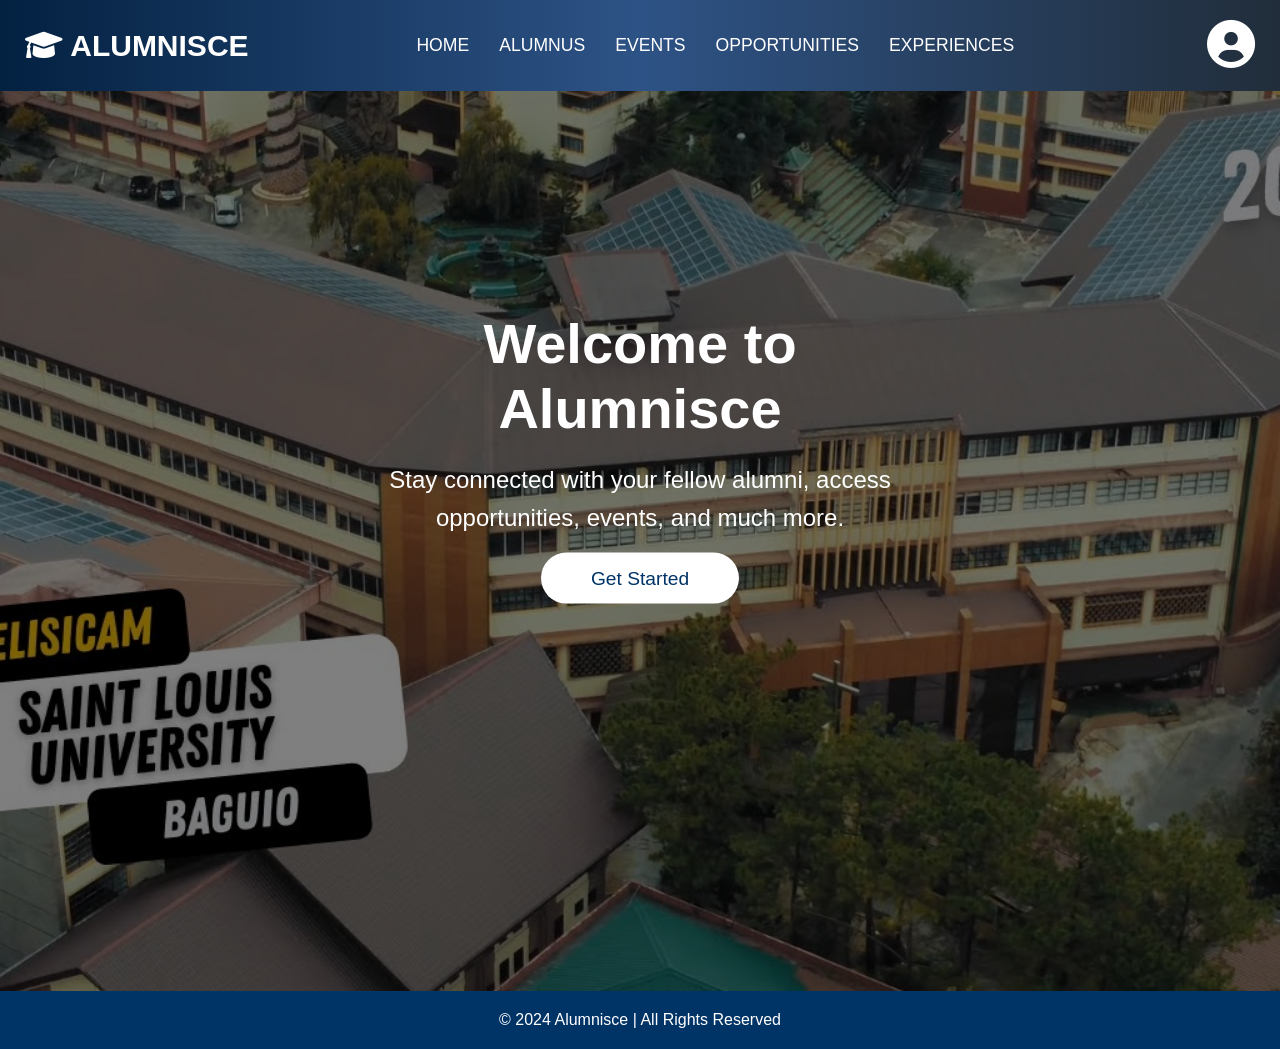
<file: index.html>
<!-- Author: Mark Emarson Ayap-->
<!DOCTYPE html>
<html lang="en">
<head>
    <meta charset="UTF-8">
    <meta name="viewport" content="width=device-width, initial-scale=1.0">
    <title>Alumnisce - Social Media for Alumni</title>
    <link rel="stylesheet" href="alumni/css/landing.css">
    <link rel="stylesheet" href="https://cdnjs.cloudflare.com/ajax/libs/font-awesome/6.0.0-beta3/css/all.min.css">
</head>
<body>

    <!-- Navbar -->
    <header>
        <nav class="navbar">
            <div class="brand-logo">
                <i class="fas fa-graduation-cap"></i> ALUMNISCE
            </div>
            <ul class="nav-links">
                <li><a href="alumni/html/register.html">HOME</a></li>
                <li><a href="alumni/html/register.html">ALUMNUS</a></li>
                <li><a href="alumni/html/register.html">EVENTS</a></li>
                <li><a href="alumni/html/register.html">OPPORTUNITIES</a></li>
                <li><a href="alumni/html/register.html">EXPERIENCES</a></li>
            </ul>
            <div class="search-profile">
                <div class="profile-icon-container">
                    <a href="alumni/html/register.html" class="profile-icon" title="Profile"><i class="fas fa-user-circle"></i></a>
                </div>
            </div>
        </nav>
    </header>

    <!-- Landing Section with Image Slider -->
    <section class="landing">
        <div class="overlay"></div>
        <!-- Slider container -->
        <div class="slider-container">
            <div class="slides">
                <img src="alumni/img/slide1.jpg" class="slide" alt="Slide 1">
                <img src="alumni/img/slide2.jpg" class="slide" alt="Slide 2">
                <img src="alumni/img/slide3.jpg" class="slide" alt="Slide 3">
            </div>
            <!-- Navigation dots -->
            <div class="dots">
                <span class="dot" onclick="currentSlide(1)"></span>
                <span class="dot" onclick="currentSlide(2)"></span>
                <span class="dot" onclick="currentSlide(3)"></span>
            </div>
        </div>

        <div class="landing-content">
            <h1>Welcome to Alumnisce</h1>
            <p>Stay connected with your fellow alumni, access opportunities, events, and much more.</p>
            <a href="alumni/html/register.html" class="get-started-btn">Get Started</a>
        </div>
    </section>

    <!-- Footer -->
    <footer>
        <div class="footer-container">
            <p>&copy; 2024 Alumnisce | All Rights Reserved</p>
        </div>
    </footer>

    <!-- JavaScript for slider -->
    <script src="alumni/js/slider.js"></script>

</body>
</html>
</file>
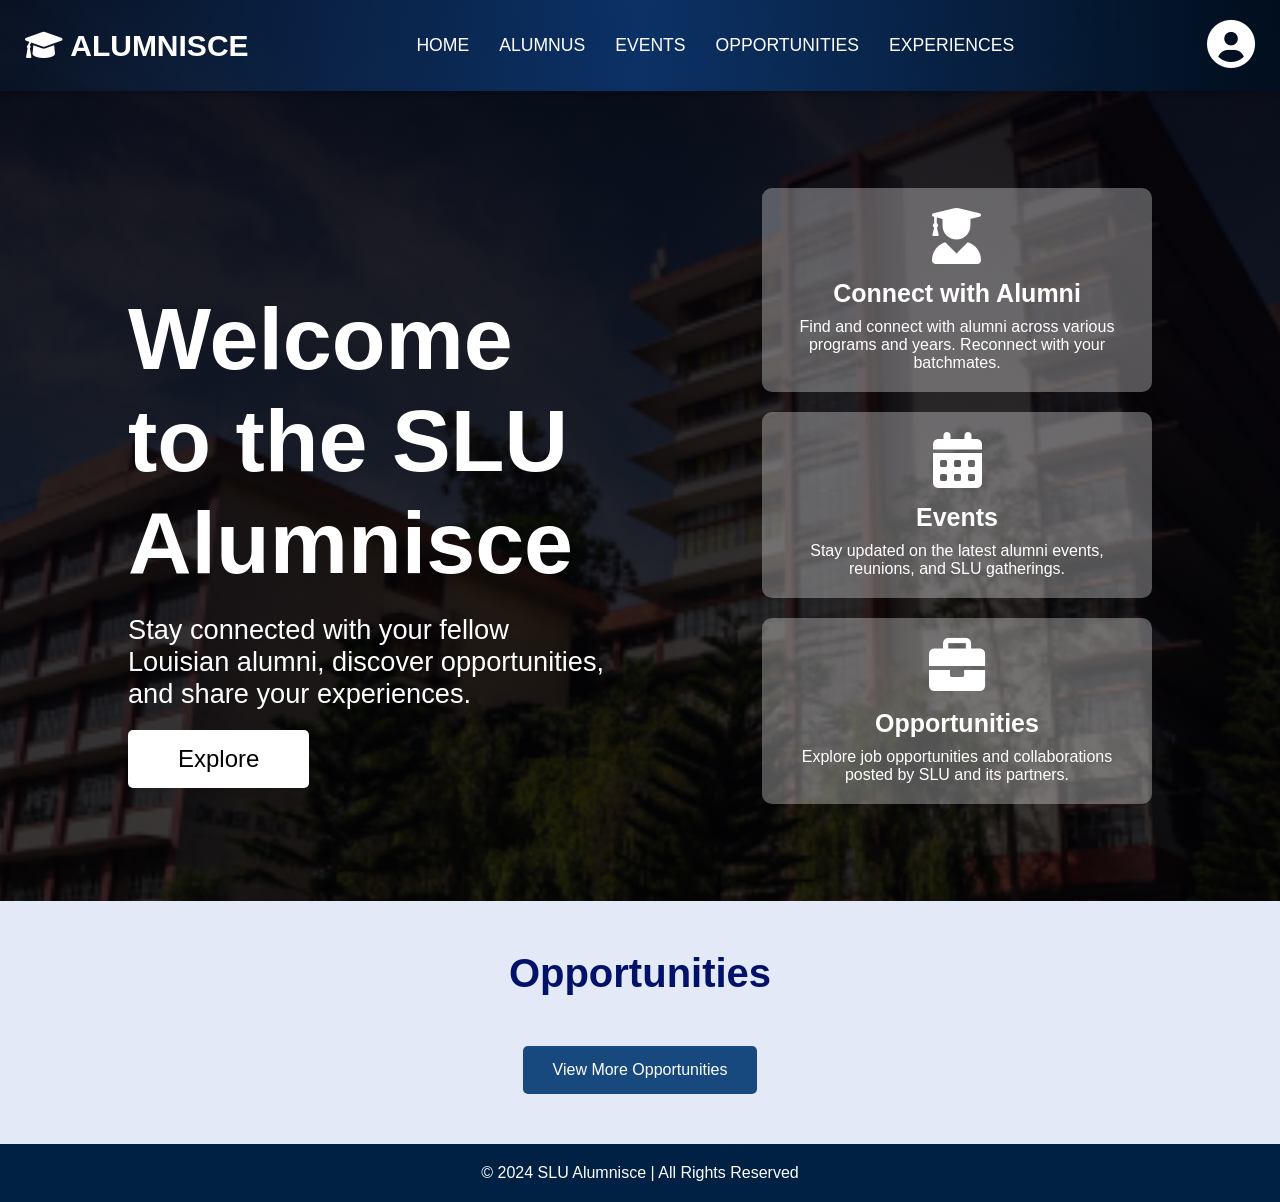
<file: alumni/html/homepage.html>
<!-- Author: Ma. Angela Shane Usi-->

<!DOCTYPE html>
<html lang="en">
<head>
    <meta charset="UTF-8">
    <meta name="viewport" content="width=device-width, initial-scale=1.0">
    <title>Alumnisce</title>
    <link rel="stylesheet" href="../css/homepage.css">
    <link rel="stylesheet" href="https://cdnjs.cloudflare.com/ajax/libs/font-awesome/6.0.0-beta3/css/all.min.css">
</head>
<body>
    <!-- Navbar -->
    <header>
        <nav class="navbar">
            <div class="brand-logo">
                <i class="fas fa-graduation-cap"></i> ALUMNISCE
            </div>
            <ul class="nav-links">
                <li><a href="../html/homepage.html">HOME</a></li>
                <li><a href="../html/alumni.html">ALUMNUS</a></li>
                <li><a href="../html/events.html">EVENTS</a></li>
                <li><a href="../html/opportunities.html">OPPORTUNITIES</a></li>
                <li><a href="../html/experiences.html">EXPERIENCES</a></li>
            </ul>
            <div class="search-profile">
                <div class="profile-icon-container">
                    <a href="../html/profile.html" class="profile-icon" title="Profile"><i class="fas fa-user-circle"></i></a>
                    <div class="dropdown-content">
                        <a href="../html/profile.html">View Profile</a>
                        <a href="#" id="logout-link">Logout</a>
                    </div>
                </div>
            </div>
        </nav>
    </header>

    <!-- Main Section -->
    <section class="main-section" id="main">
        <div class="welcome-container">
            <div class="welcome-text">
                <h1>Welcome to the SLU Alumnisce</h1>
                <p>Stay connected with your fellow Louisian alumni, discover opportunities, and share your experiences.</p>
                <a href="#opportunities" class="explore-btn">Explore</a>
            </div>
            <div class="features-container">
                <div class="features">
                    <div class="feature">
                        <i class="fas fa-user-graduate"></i>
                        <h3>Connect with Alumni</h3>
                        <p>Find and connect with alumni across various programs and years. Reconnect with your batchmates.</p>
                    </div>
                    <div class="feature">
                        <i class="fas fa-calendar-alt"></i>
                        <h3>Events</h3>
                        <p>Stay updated on the latest alumni events, reunions, and SLU gatherings.</p>
                    </div>
                    <div class="feature">
                        <i class="fas fa-briefcase"></i>
                        <h3>Opportunities</h3>
                        <p>Explore job opportunities and collaborations posted by SLU and its partners.</p>
                    </div>
                </div>
            </div>
        </div>
    </section>

    <!-- Opportunities Section -->
    <section class="opportunities-section" id="opportunities">
        <h2>Opportunities</h2>
        <div class="opportunities-grid" id="opportunities-grid">
            <!-- Opportunities will be dynamically inserted here -->
        </div>
        
        <!-- View More Button -->   
        <div class="view-more-container">
            <a href="../html/opportunities.html" class="view-more-btn">View More Opportunities</a>
        </div>
    </section>

    <!-- Footer -->
    <footer>
        <p>&copy; 2024 SLU Alumnisce | All Rights Reserved</p>
    </footer>

<script src="../js/homepage.js"></script>
</body>
</html>
</file>
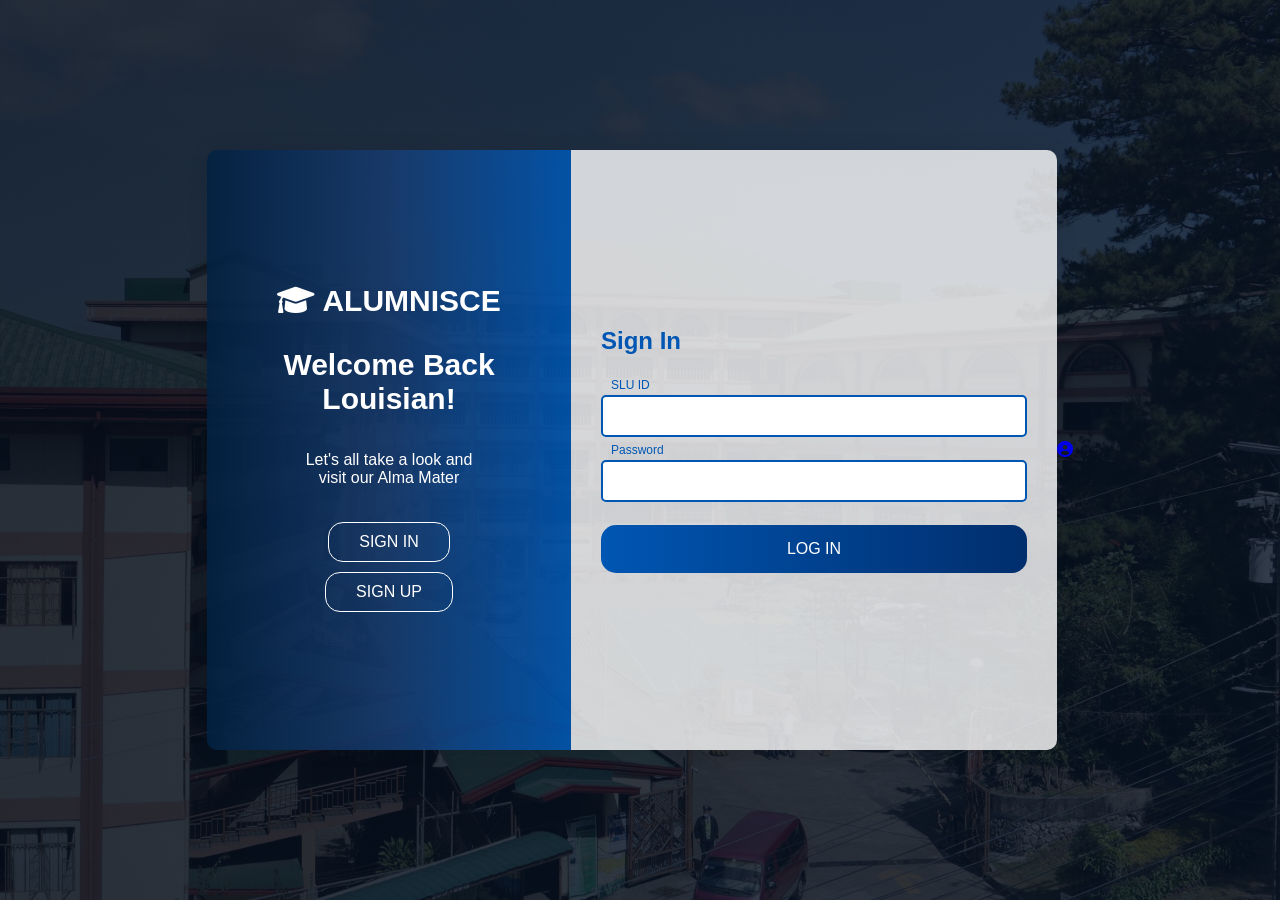
<file: alumni/html/register.html>
<!-- Author: Ma. Angela Shane Usi-->
<!-- Edited By: Alyssa Mari F. Albarda -->
<!DOCTYPE html>
<html lang="en">
<head>
    <meta charset="UTF-8">
    <meta name="viewport" content="width=device-width, initial-scale=1.0">
    <title>Alumnisce</title>
    <link rel="stylesheet" href="https://cdnjs.cloudflare.com/ajax/libs/font-awesome/6.0.0-beta3/css/all.min.css">
    <link rel="stylesheet" href="../css/styles.css">
</head>
<body>
    <div class="container">
        <div class="left-box">
            <div class="brand-logo">
                <i class="fas fa-graduation-cap"></i> ALUMNISCE
            </div>
            <h1>Welcome Back Louisian!</h1>
            <p>Let's all take a look and visit our Alma Mater</p>
            <button id="toggle-btn" class="sign-in-btn" onclick="toggleForm('login')">SIGN IN</button>
            <button id="signup-btn" class="sign-up-btn" onclick="toggleForm('signup')">SIGN UP</button>
        </div>
        <div class="right-box">
            <div id="signup-form-container" class="form-container">
                <h2>Create Account</h2>
                <form id="signup-form" onsubmit="return handleSignup(event)">
                    <div class="input-row">
                        <div class="input-group">
                            <input type="text" id="first-name" required>
                            <label for="first-name">First Name</label>
                        </div>
                        <div class="input-group">
                            <input type="text" id="last-name" required>
                            <label for="last-name">Last Name</label>
                        </div>
                    </div>
                    <div class="input-group">
                        <input type="text" id="slu-id" required>
                        <label for="slu-id">SLU ID Number</label>
                    </div>
                    <div class="input-group">
                        <input type="email" id="signup-email" required>
                        <label for="signup-email">Email</label>
                    </div>
                    <div class="input-group">
                        <input type="password" id="signup-password" required>
                        <label for="signup-password">Password</label>
                    </div>
                    <div class="input-group">
                        <input type="password" id="confirm-password" required>
                        <label for="confirm-password">Confirm Password</label>
                    </div>

                    <!-- Data Privacy Considerations -->
                    <div class="privacy-policy">
                        <input type="checkbox" id="privacy-checkbox" />
                        <label for="privacy-checkbox">
                            I agree to the 
                            <a href="#">Privacy Policy</a> and 
                            <a href="#">Terms and Conditions</a>.
                        </label>
                    </div>

                    <button type="submit" class="btn">SIGN UP</button>
                </form>
            </div>
            <div id="login-form-container" class="form-container active">
                <h2>Sign In</h2>
                <form id="login-form" onsubmit="handleLogin(event); return false;">
                    <div class="input-group">
                        <input type="text" id="login-sluid" required>
                        <label for="login-sluid">SLU ID</label>
                    </div>
                    <div class="input-group">
                        <input type="password" id="login-password" required>
                        <label for="login-password">Password</label>
                    </div>
                    <button type="submit" class="btn">LOG IN</button>
                </form>
            </div>
        </div>
    </div>

    <!-- Add profile link to the navbar -->
    <div class="profile-icon-container">
        <a href="../html/SignUp.html" class="profile-icon" title="Profile">
            <i class="fas fa-user-circle"></i>
        </a>
    </div>

    <script src="../js/scripts.js"></script>
</body>
</html>
</file>
<file: alumni/css/landing.css>
/* Global Styling */
* {
    margin: 0;
    padding: 0;
    box-sizing: border-box;
    scroll-behavior: smooth;
}

body {
    font-family: 'Arial', sans-serif;
    background-size: cover;
    background-position: center;
    color: white;
}

/* Navbar Styling */
.navbar {
    position: relative;
    display: flex;
    justify-content: space-between;
    align-items: center;
    background: linear-gradient(to right, #032141, #0c3772dc, #000e1dde);
    padding: 18px 25px; 
    box-shadow: 0px 4px 6px rgba(0, 0, 0, 0.2);
}

.navbar .brand-logo {
    font-size: 30px;
    font-weight: bold;
}

.navbar h1 {
    font-size: 30px;
}

.nav-links {
    list-style: none;
    display: flex;
    gap: 30px; 
}

.nav-links li a {
    text-decoration: none;
    color: white;
    font-size: 1.1rem;
    transition: color 0.5s ease;
}

.nav-links li a:hover {
    color: #ffa632;
}


/* Profile Icon */
.profile-icon-container {
    position: relative;
    margin-left: 25px; /* Added margin for spacing */
}

.profile-icon {
    color: white;
    font-size: 3rem; /* Increased size for visibility */
    cursor: pointer;
}

.dropdown-content {
    display: none;
    position: absolute;
    right: 0;
    background-color: white;
    min-width: 140px;
    box-shadow: 0px 4px 6px rgba(0, 0, 0, 0.2);
    z-index: 1;
}

.profile-icon-container:hover .dropdown-content {
    display: block;
}

.dropdown-content a {
    color: rgb(0, 1, 70);
    padding: 10px 16px;
    text-decoration: none;
    display: block;
}

.dropdown-content a:hover {
    background-color: #0f46df;
    color: #ffffff;
}

/* Slider Styling */
.slider-container {
    position: relative;
    max-width: 100%;
    height: 100vh;
    overflow: hidden;
}

.slides {
    display: flex;
    transition: transform 1s ease-in-out;
}

.slide {
    min-width: 100%;
    height: 100vh;
    object-fit: cover;
    position: relative;
}

/* Dark overlay for the slider */
.slider-container::before {
    content: "";
    position: absolute;
    top: 0;
    left: 0;
    width: 100%;
    height: 100%;
    background-color: rgba(0, 0, 0, 0.5); /* Black overlay with 50% opacity */
    z-index: 1;
}

/* Landing Content (above the darkened images) */
.landing-content {
    position: absolute;
    z-index: 2; /* Higher than the overlay */
    top: 50%;
    left: 50%;
    transform: translate(-50%, -50%);
    text-align: center;
    color: white;
    padding: 40px;
    max-width: 700px;
}

.landing-content h1 {
    font-size: 3.5rem;
    margin-bottom: 20px;
}

.landing-content p {
    font-size: 1.5rem;
    margin-bottom: 30px;
    line-height: 1.6;
}

.get-started-btn {
    padding: 15px 50px;
    background-color: #ffffff;
    color: #003366;
    border-radius: 30px;
    text-decoration: none;
    font-size: 1.2rem;
    transition: background-color 0.3s ease;
}

.get-started-btn:hover {
    background-color: #012586;
    color: #ffffff;
}

/* Footer */
footer {
    background: #003366;
    color: white;
    text-align: center;
    padding: 20px;
}

/* Responsive Styles */
@media (max-width: 768px) {
    .navbar {
        padding: 15px;
    }

    .navbar .brand-logo img {
        height: 40px;
    }

    .nav-links {
        flex-direction: column;
        gap: 15px;
    }

    .landing-content h1 {
        font-size: 3rem;
    }

    .landing-content p {
        font-size: 1.2rem;
    }

    .feature-cards,
    .user-cards {
        flex-direction: column;
        align-items: center;
    }

    .feature-card,
    .user-card {
        max-width: 90%;
    }

    .get-started h2 {
        font-size: 2rem;
    }

    .get-started p {
        font-size: 1rem;
    }
}
</file>
<file: alumni/css/homepage.css>
/* Global Styling */
* {
    margin: 0;
    padding: 0;
    box-sizing: border-box;
    scroll-behavior: smooth;
}

body {
    font-family: 'Arial', sans-serif;
    background-image: linear-gradient(to bottom, rgba(2, 1, 8, 0.897), rgba(0, 0, 0, 0.7)), url('../img/homepagebg.png');
    background-size: cover;
    background-position: center;
    color: white;
}

/* Navbar Styling */
.navbar {
    position: relative;
    display: flex;
    justify-content: space-between;
    align-items: center;
    background: linear-gradient(to right, #0321413d, #0c3772dc, #000e1dde);
    padding: 18px 25px; 
    box-shadow: 0px 4px 6px rgba(0, 0, 0, 0.2);
}

.navbar .brand-logo {
    font-size: 30px;
    font-weight: bold;
}

.navbar h1 {
    font-size: 30px;
}

.nav-links {
    list-style: none;
    display: flex;
    gap: 30px; 
}

.nav-links li a {
    text-decoration: none;
    color: white;
    font-size: 1.1rem;
    transition: color 0.5s ease;
}

.nav-links li a:hover {
    color: #ffa632;
}


/* Profile Icon */
.profile-icon-container {
    position: relative;
    margin-left: 25px; /* Added margin for spacing */
}

.profile-icon {
    color: white;
    font-size: 3rem; /* Increased size for visibility */
    cursor: pointer;
}

.dropdown-content {
    display: none;
    position: absolute;
    right: 0;
    background-color: white;
    min-width: 140px;
    box-shadow: 0px 4px 6px rgba(0, 0, 0, 0.2);
    z-index: 1;
}

.profile-icon-container:hover .dropdown-content {
    display: block;
}

.dropdown-content a {
    color: rgb(0, 1, 70);
    padding: 10px 16px;
    text-decoration: none;
    display: block;
}

.dropdown-content a:hover {
    background-color: #0f46df;
    color: #ffffff;
}

/* Main Section */
.main-section {
    display: flex;
    justify-content: center;
    align-items: center;
    height: 90vh;
}

.welcome-container {
    display: flex;
    justify-content: space-between;
    width: 80%;
}

.welcome-text {
    flex: 1;
    margin-right: 50px;
    margin-top: 100px;
}

.welcome-text h1 {
    font-size: 5.5rem;
    margin-bottom: 20px;
}

.welcome-text p {
    font-size: 1.7rem;
    max-width: 600px;
}

.explore-btn {
    display: inline-block;
    padding: 15px 50px;
    background-color: #ffffff;
    color: black;
    border-radius: 5px;
    text-decoration: none;
    margin-top: 20px;
    transition: background-color 0.3s ease;
    font-size: 1.5rem;
}

.explore-btn:hover {
    background-color: #df8c0f;
}

/* Features Section */
.features-container {
    flex: 1;
    display: flex;
    flex-direction: column;
    align-items: flex-end;
}

.features {
    display: flex;
    flex-direction: column;
    gap: 20px;
}

.feature {
    background-color: rgba(255, 255, 255, 0.315);
    padding: 20px;
    border-radius: 10px;
    text-align: center;
}

.feature i {
    font-size: 3.5rem;
    color: #ffffff;
    margin-bottom: 15px;
}

.feature h3 {
    margin-bottom: 10px;
    font-size: 25px;
}

.feature p {
    max-width: 350px;
}

/* Opportunities Section */
.opportunities-section {
    background-color: rgb(228, 233, 247);
    padding: 50px 30px;
    text-align: center;
}

.opportunities-section h2 {
    font-size: 2.5rem;
    margin-bottom: 20px;
    color: #031269;
    font-weight: bolder;
}

.opportunities-section h3 {
    font-size: 1.5rem;
    margin-bottom: 20px;
    color: #031269;
    font-weight: bolder;
}

.opportunities-section p {
    font-size: 1rem;
    margin-bottom: 20px;
    color: #031269;
}

.opportunities-grid {
    display: grid;
    grid-template-columns: repeat(auto-fit, minmax(300px, 1fr));
    gap: 25px;
    padding: 0 20px;
}

.opportunity-card {
    background-color: #ffffff;
    border: 1px solid #0312697e;
    border-radius: 15px;
    padding: 40px 30px;
    text-align: left;
    box-shadow: 0px 4px 8px rgba(0, 0, 0, 0.1);
    transition: box-shadow 0.3s ease;
}

.opportunity-card:hover {
    box-shadow: 0px 6px 12px rgba(0, 0, 0, 0.15);
}

.apply-btn {
    display: inline-block;
    margin-top: 15px;
    padding: 10px 15px;
    background-color: #17497e;
    color: white;
    text-decoration: none;
    border-radius: 5px;
    transition: background-color 0.3s ease;
}

.apply-btn:hover {
    background-color: #1883f5;
}

/* View More Button */
.view-more-container {
    margin-top: 30px;
}

.view-more-btn {
    display: inline-block;
    padding: 15px 30px;
    background-color: #17497e;
    color: white;
    text-decoration: none;
    border-radius: 5px;
    transition: background-color 0.3s ease;
}

.view-more-btn:hover {
    background-color: #1883f5;
}

/* Footer */
footer {
    background: #012144;
    text-align: center;
    padding: 20px 0;
}
</file>
<file: alumni/css/styles.css>
* {
    margin: 0;
    padding: 0;
    box-sizing: border-box;
    font-family: 'Arial', sans-serif;
}

body {
    display: flex;
    justify-content: center;
    align-items: center;
    height: 100vh;
    overflow: hidden; 
    background: 
        linear-gradient( to right,
            rgba(3, 13, 27, 0.856), 
            rgba(5, 17, 34, 0.795)
        ), url('../img/background.jpg'); 
    background-size: cover;
    background-position: center; 
}

.container {
    position: relative;
    width: 850px;
    height: 600px;
    display: flex;
    box-shadow: 0 0 20px rgba(0, 0, 0, 0.1);
    border-radius: 10px;
    overflow: hidden;
    z-index: 2;
}

.left-box {
    flex: 1;
    background: linear-gradient(to right, #032141e7, #173c70da, #0057b3e0); 
    color: white;
    display: flex;
    flex-direction: column;
    justify-content: center;
    align-items: center;
    padding: 40px;
    text-align: center;
}

.left-box .brand-logo {
    font-size: 30px;
    font-weight: bold;
    margin-bottom: 30px;
}

.left-box h1 {
    font-size: 30px;
    margin-bottom: 15px;
}

.left-box p {
    font-size: 16px;
    margin: 20px 50px;
    margin-bottom: 30px;
}

.sign-in-btn, .sign-up-btn {
    padding: 10px 30px;
    border: 1px solid white;
    background: transparent;
    color: white;
    font-size: 16px;
    border-radius: 15px;
    cursor: pointer;
    transition: background-color 0.3s;
    margin: 5px 0;
}

.sign-in-btn:hover, .sign-up-btn:hover {
    background-color: white;
    color: #0056b3;
}

.right-box {
    flex: 1.5;
    background-color: rgba(255, 255, 255, 0.801);
    padding: 30px;
    display: flex;
    flex-direction: column;
    justify-content: center;
}

.form-container {
    display: none;
}

.form-container.active {
    display: block;
}

.right-box h2 {
    font-size: 24px;
    color: #0056b3;
    margin-bottom: 40px;
}

.input-row {
    display: flex;
    gap: 10px;
}

.input-group {
    position: relative;
    margin-bottom: 23px;
    flex: 1;
}

.input-group input {
    width: 100%;
    padding: 10px;
    padding-left: 10px;
    font-size: 16px;
    border: 2px solid #0056b3;
    border-radius: 5px;
    outline: none;
}

.input-group label {
    position: absolute;
    left: 5px;
    top: 50%;
    transform: translateY(-50%);
    padding: 0 5px;
    color: #0056b3;
    transition: 0.3s;
}

.input-group input:focus + label,
.input-group input:not(:placeholder-shown) + label {
    top: -10px;
    font-size: 12px;
    color: #0056b3;
}

.btn {
    width: 100%;
    padding: 15px;
    background: linear-gradient(to right, #0056b3, #012e6d);
    color: white;
    font-size: 16px;
    border: none;
    border-radius: 15px;
    cursor: pointer;
    transition: background-color 0.3s;
}

.btn:hover {
    background-color: #003d99;
}

/* Styling for the Privacy Policy Checkbox */
.privacy-policy {
    display: flex; /* Aligns the checkbox and text in a row */
    align-items: center; /* Centers them vertically */
    gap: 8px; /* Adjusts the space between the checkbox and text */
    width: 100%; /* Ensures it spans the container width */
    margin-top: 10px; /* Adds some space above the group */
    margin-bottom: 10px;
}

.privacy-policy input[type="checkbox"] {
    margin: 0; /* No extra margin for precise alignment */
    width: 16px; /* Ensures the checkbox has a consistent size */
    height: 16px; /* Matches the width for a square shape */
}

.privacy-policy label {
    font-size: 14px; /* Text size for better readability */
    color: #0056b3;
    line-height: normal; /* Default alignment for the text */
}

.privacy-policy a {
    text-decoration: underline;
    font-weight: bold;
    color: #0056b3;
    cursor: pointer; /* Indicates interactivity for the links */
}
</file>
